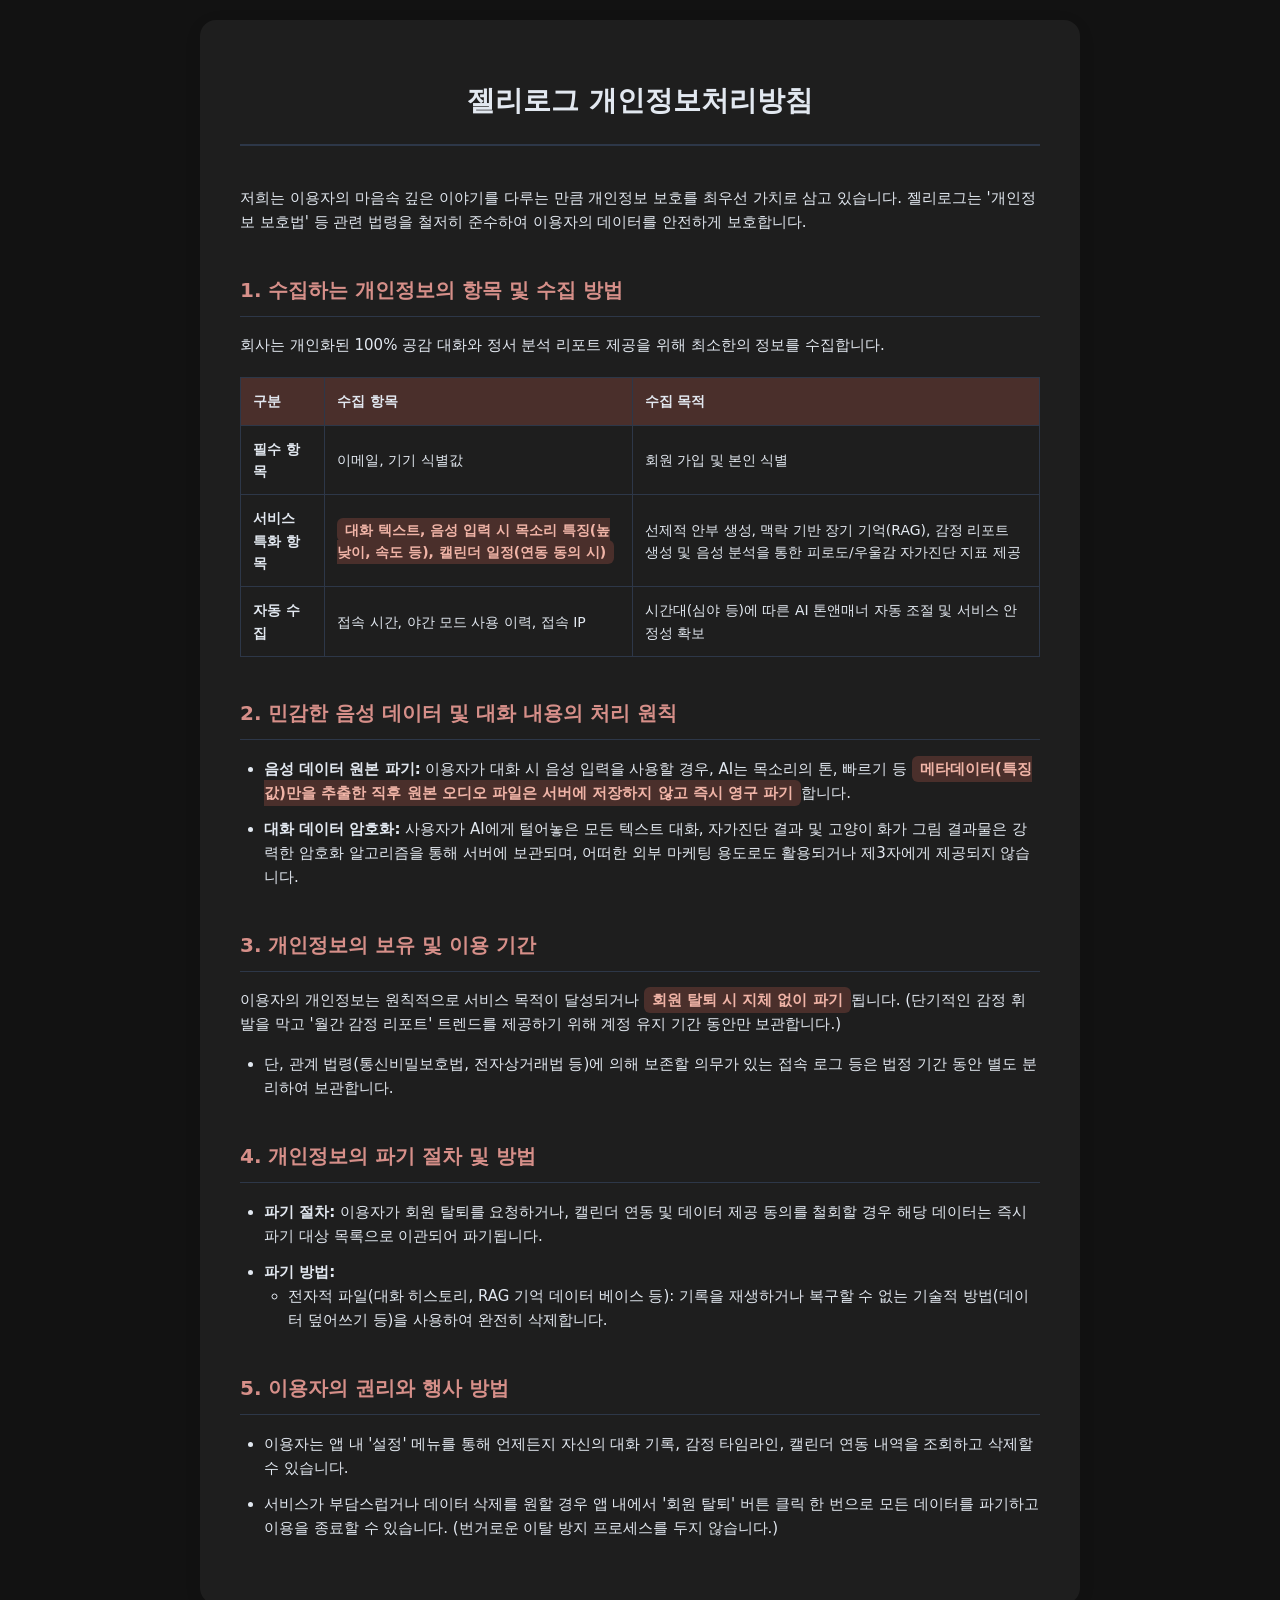
<file: privacy.html>
<!DOCTYPE html>
<html lang="ko">
<head>
    <meta charset="UTF-8">
    <meta name="viewport" content="width=device-width, initial-scale=1.0">
    <title>젤리로그(JellyLog) 개인정보처리방침</title>
    <style>
        :root {
            --bg-color: #f7f9fc;
            --container-bg: #ffffff;
            --text-main: #2d3748;
            --text-muted: #718096;
            --accent: #cc8c56;
            --border-color: #e2e8f0;
            --highlight-bg: #fdf1ec;
            --highlight-text: #a95545;
        }

        [data-theme="dark"] {
            --bg-color: #121212;
            --container-bg: #1e1e1e;
            --text-main: #e2e8f0;
            --text-muted: #a0aec0;
            --accent: #d68f89;
            --border-color: #2d3748;
            --highlight-bg: #4a2f2b;
            --highlight-text: #f0b4a7;
        }

        body {
            font-family: 'Pretendard', -apple-system, BlinkMacSystemFont, system-ui, Roboto, 'Helvetica Neue', 'Segoe UI', 'Apple SD Gothic Neo', 'Noto Sans KR', 'Malgun Gothic', sans-serif;
            line-height: 1.6;
            color: var(--text-main);
            background-color: var(--bg-color);
            padding: 20px;
            margin: 0;
            transition: all 0.3s ease;
        }

        .container {
            max-width: 800px;
            margin: 0 auto;
            background: var(--container-bg);
            padding: 40px;
            border-radius: 16px;
            box-shadow: 0 4px 20px rgba(0,0,0,0.05);
            transition: all 0.3s ease;
        }

        h1 {
            text-align: center;
            color: var(--text-main);
            border-bottom: 2px solid var(--border-color);
            padding-bottom: 20px;
            margin-bottom: 40px;
            font-size: 28px;
            font-weight: 700;
        }

        h2 {
            color: var(--accent);
            margin-top: 40px;
            border-bottom: 1px solid var(--border-color);
            padding-bottom: 10px;
            font-size: 20px;
            font-weight: 600;
        }

        p, li {
            font-size: 15px;
            color: var(--text-main);
            margin-bottom: 12px;
        }

        ul {
            padding-left: 24px;
            margin-bottom: 24px;
        }

        .highlight {
            background-color: var(--highlight-bg);
            color: var(--highlight-text);
            padding: 4px 8px;
            border-radius: 6px;
            font-weight: 600;
        }

        table {
            width: 100%;
            border-collapse: collapse;
            margin: 20px 0;
            font-size: 14px;
        }

        th, td {
            border: 1px solid var(--border-color);
            padding: 12px;
            text-align: left;
            color: var(--text-main);
        }

        th {
            background-color: var(--highlight-bg);
            font-weight: 600;
        }

        .theme-toggle {
            position: fixed;
            bottom: 20px;
            right: 20px;
            background-color: var(--accent);
            color: #fff;
            border: none;
            border-radius: 50%;
            width: 50px;
            height: 50px;
            cursor: pointer;
            box-shadow: 0 4px 10px rgba(0,0,0,0.2);
            font-size: 20px;
            display: flex;
            align-items: center;
            justify-content: center;
            transition: transform 0.2s;
        }

        .theme-toggle:hover {
            transform: scale(1.1);
        }
    </style>
</head>
<body data-theme="dark"> <!-- 앱 기획에 맞춰 야간(다크) 모드를 기본값으로 적용 -->
    <div class="container">
        <h1>젤리로그 개인정보처리방침</h1>
        <p>저희는 이용자의 마음속 깊은 이야기를 다루는 만큼 개인정보 보호를 최우선 가치로 삼고 있습니다. 젤리로그는 '개인정보 보호법' 등 관련 법령을 철저히 준수하여 이용자의 데이터를 안전하게 보호합니다.</p>
        
        <h2>1. 수집하는 개인정보의 항목 및 수집 방법</h2>
        <p>회사는 개인화된 100% 공감 대화와 정서 분석 리포트 제공을 위해 최소한의 정보를 수집합니다.</p>
        <table>
            <thead>
                <tr>
                    <th>구분</th>
                    <th>수집 항목</th>
                    <th>수집 목적</th>
                </tr>
            </thead>
            <tbody>
                <tr>
                    <td><strong>필수 항목</strong></td>
                    <td>이메일, 기기 식별값</td>
                    <td>회원 가입 및 본인 식별</td>
                </tr>
                <tr>
                    <td><strong>서비스 특화 항목</strong></td>
                    <td><span class="highlight">대화 텍스트, 음성 입력 시 목소리 특징(높낮이, 속도 등), 캘린더 일정(연동 동의 시)</span></td>
                    <td>선제적 안부 생성, 맥락 기반 장기 기억(RAG), 감정 리포트 생성 및 음성 분석을 통한 피로도/우울감 자가진단 지표 제공</td>
                </tr>
                <tr>
                    <td><strong>자동 수집</strong></td>
                    <td>접속 시간, 야간 모드 사용 이력, 접속 IP</td>
                    <td>시간대(심야 등)에 따른 AI 톤앤매너 자동 조절 및 서비스 안정성 확보</td>
                </tr>
            </tbody>
        </table>
        
        <h2>2. 민감한 음성 데이터 및 대화 내용의 처리 원칙</h2>
        <ul>
            <li><strong>음성 데이터 원본 파기:</strong> 이용자가 대화 시 음성 입력을 사용할 경우, AI는 목소리의 톤, 빠르기 등 <span class="highlight">메타데이터(특징값)만을 추출한 직후 원본 오디오 파일은 서버에 저장하지 않고 즉시 영구 파기</span>합니다.</li>
            <li><strong>대화 데이터 암호화:</strong> 사용자가 AI에게 털어놓은 모든 텍스트 대화, 자가진단 결과 및 고양이 화가 그림 결과물은 강력한 암호화 알고리즘을 통해 서버에 보관되며, 어떠한 외부 마케팅 용도로도 활용되거나 제3자에게 제공되지 않습니다.</li>
        </ul>
        
        <h2>3. 개인정보의 보유 및 이용 기간</h2>
        <p>이용자의 개인정보는 원칙적으로 서비스 목적이 달성되거나 <span class="highlight">회원 탈퇴 시 지체 없이 파기</span>됩니다. (단기적인 감정 휘발을 막고 '월간 감정 리포트' 트렌드를 제공하기 위해 계정 유지 기간 동안만 보관합니다.)</p>
        <ul>
            <li>단, 관계 법령(통신비밀보호법, 전자상거래법 등)에 의해 보존할 의무가 있는 접속 로그 등은 법정 기간 동안 별도 분리하여 보관합니다.</li>
        </ul>
        
        <h2>4. 개인정보의 파기 절차 및 방법</h2>
        <ul>
            <li><strong>파기 절차:</strong> 이용자가 회원 탈퇴를 요청하거나, 캘린더 연동 및 데이터 제공 동의를 철회할 경우 해당 데이터는 즉시 파기 대상 목록으로 이관되어 파기됩니다.</li>
            <li><strong>파기 방법:</strong> 
                <ul>
                    <li>전자적 파일(대화 히스토리, RAG 기억 데이터 베이스 등): 기록을 재생하거나 복구할 수 없는 기술적 방법(데이터 덮어쓰기 등)을 사용하여 완전히 삭제합니다.</li>
                </ul>
            </li>
        </ul>
        
        <h2>5. 이용자의 권리와 행사 방법</h2>
        <ul>
            <li>이용자는 앱 내 '설정' 메뉴를 통해 언제든지 자신의 대화 기록, 감정 타임라인, 캘린더 연동 내역을 조회하고 삭제할 수 있습니다.</li>
            <li>서비스가 부담스럽거나 데이터 삭제를 원할 경우 앱 내에서 '회원 탈퇴' 버튼 클릭 한 번으로 모든 데이터를 파기하고 이용을 종료할 수 있습니다. (번거로운 이탈 방지 프로세스를 두지 않습니다.)</li>
        </ul>
    </div>

    <!-- <button class="theme-toggle" onclick="toggleTheme()" aria-label="Toggle Light/Dark Mode">☀️</button>

    <script>
        function toggleTheme() {
            const body = document.body;
            const currentTheme = body.getAttribute('data-theme');
            const btn = document.querySelector('.theme-toggle');
            
            if (currentTheme === 'dark') {
                body.removeAttribute('data-theme');
                btn.textContent = '🌙';
            } else {
                body.setAttribute('data-theme', 'dark');
                btn.textContent = '☀️';
            }
        }
    </script> -->
</body>
</html>
</file>
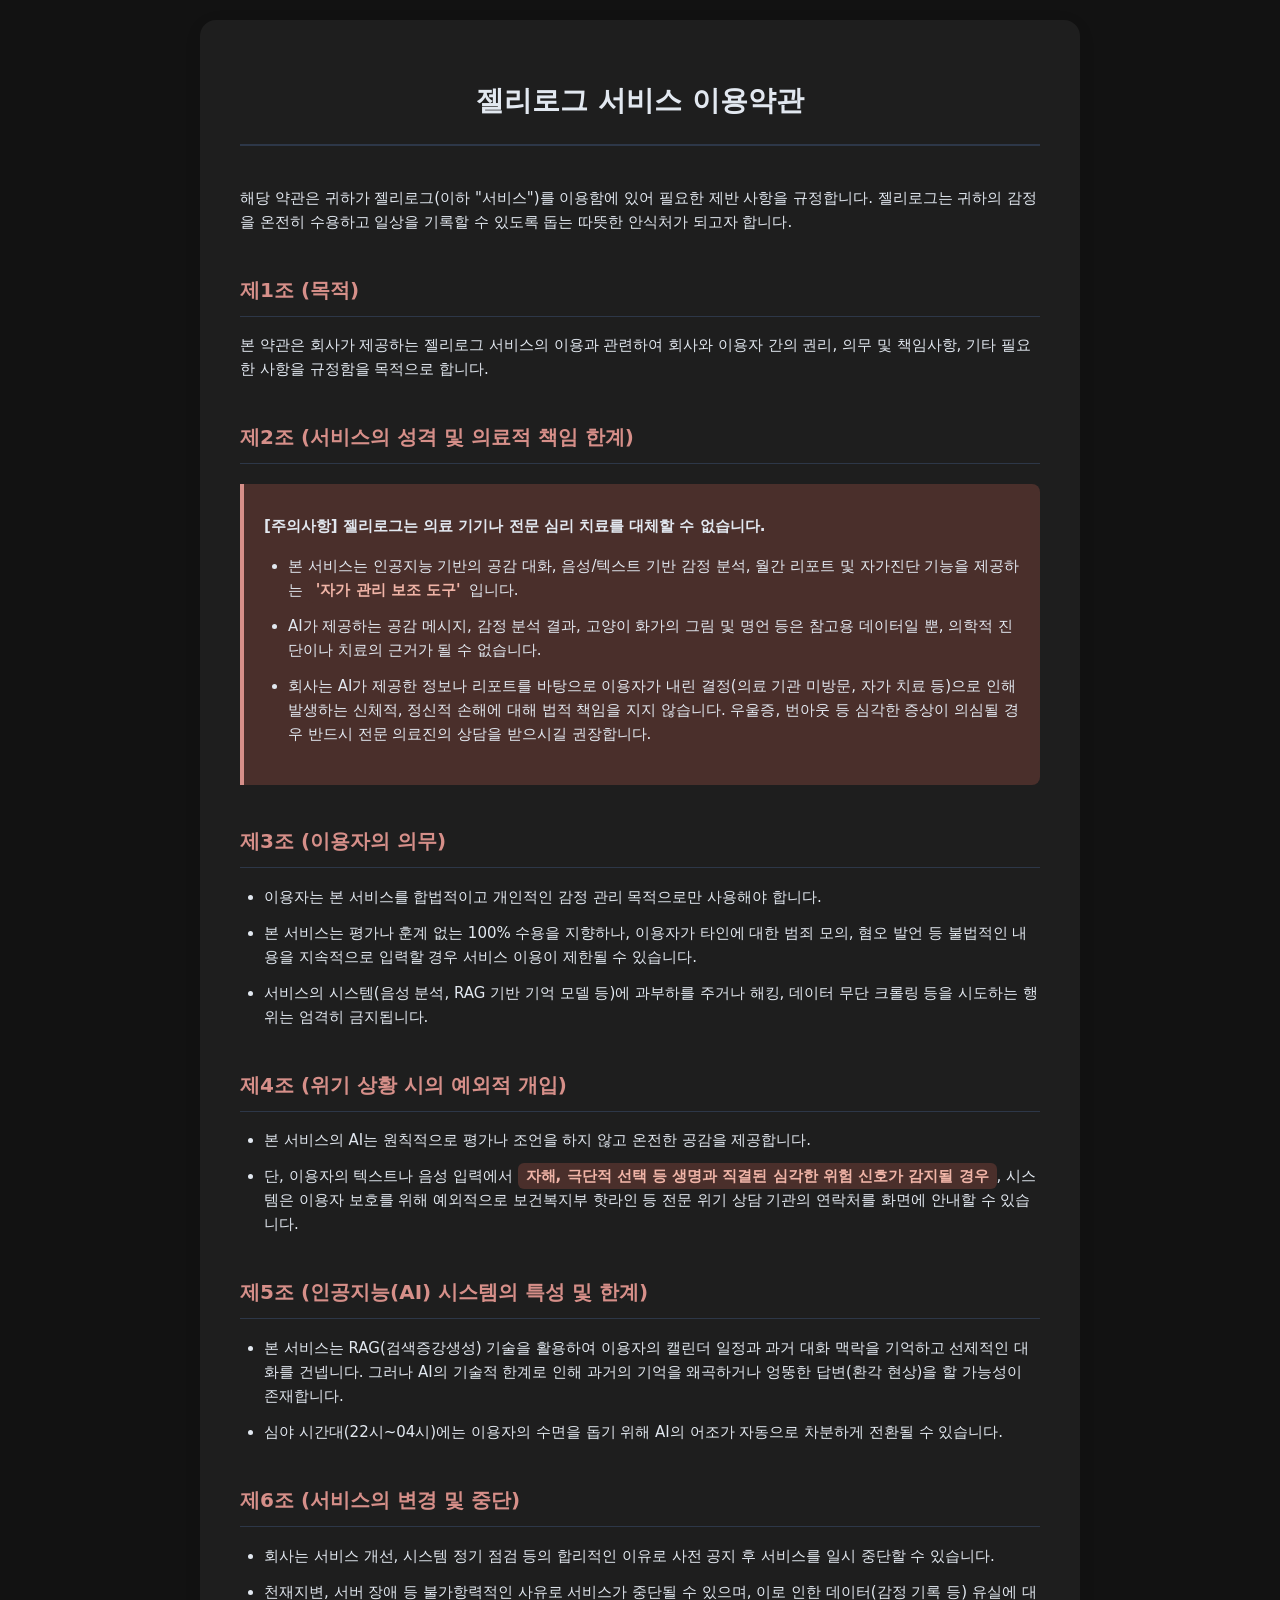
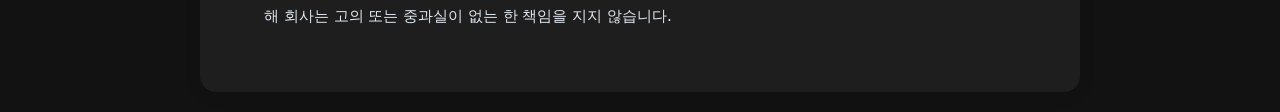
<file: terms.html>
<!DOCTYPE html>
<html lang="ko">
<head>
    <meta charset="UTF-8">
    <meta name="viewport" content="width=device-width, initial-scale=1.0">
    <title>젤리로그(JellyLog) 서비스 이용약관</title>
    <style>
        :root {
            --bg-color: #f7f9fc;
            --container-bg: #ffffff;
            --text-main: #2d3748;
            --text-muted: #718096;
            --accent: #cc8c56;
            --border-color: #e2e8f0;
            --highlight-bg: #fdf1ec;
            --highlight-text: #a95545;
        }

        [data-theme="dark"] {
            --bg-color: #121212;
            --container-bg: #1e1e1e;
            --text-main: #e2e8f0;
            --text-muted: #a0aec0;
            --accent: #d68f89;
            --border-color: #2d3748;
            --highlight-bg: #4a2f2b;
            --highlight-text: #f0b4a7;
        }

        body {
            font-family: 'Pretendard', -apple-system, BlinkMacSystemFont, system-ui, Roboto, 'Helvetica Neue', 'Segoe UI', 'Apple SD Gothic Neo', 'Noto Sans KR', 'Malgun Gothic', sans-serif;
            line-height: 1.6;
            color: var(--text-main);
            background-color: var(--bg-color);
            padding: 20px;
            margin: 0;
            transition: all 0.3s ease;
        }

        .container {
            max-width: 800px;
            margin: 0 auto;
            background: var(--container-bg);
            padding: 40px;
            border-radius: 16px;
            box-shadow: 0 4px 20px rgba(0,0,0,0.05);
            transition: all 0.3s ease;
        }

        h1 {
            text-align: center;
            color: var(--text-main);
            border-bottom: 2px solid var(--border-color);
            padding-bottom: 20px;
            margin-bottom: 40px;
            font-size: 28px;
            font-weight: 700;
        }

        h2 {
            color: var(--accent);
            margin-top: 40px;
            border-bottom: 1px solid var(--border-color);
            padding-bottom: 10px;
            font-size: 20px;
            font-weight: 600;
        }

        p, li {
            font-size: 15px;
            color: var(--text-main);
            margin-bottom: 12px;
        }

        ul {
            padding-left: 24px;
            margin-bottom: 24px;
        }

        .highlight {
            background-color: var(--highlight-bg);
            color: var(--highlight-text);
            padding: 4px 8px;
            border-radius: 6px;
            font-weight: 600;
        }

        .important-box {
            background-color: var(--highlight-bg);
            border-left: 4px solid var(--accent);
            padding: 15px 20px;
            border-radius: 0 8px 8px 0;
            margin: 20px 0;
        }

        /* Dark Mode Toggle Button */
        .theme-toggle {
            position: fixed;
            bottom: 20px;
            right: 20px;
            background-color: var(--accent);
            color: #fff;
            border: none;
            border-radius: 50%;
            width: 50px;
            height: 50px;
            cursor: pointer;
            box-shadow: 0 4px 10px rgba(0,0,0,0.2);
            font-size: 20px;
            display: flex;
            align-items: center;
            justify-content: center;
            transition: transform 0.2s;
        }

        .theme-toggle:hover {
            transform: scale(1.1);
        }
    </style>
</head>
<body data-theme="dark">
    <div class="container">
        <h1>젤리로그 서비스 이용약관</h1>
        <p>해당 약관은 귀하가 젤리로그(이하 "서비스")를 이용함에 있어 필요한 제반 사항을 규정합니다. 젤리로그는 귀하의 감정을 온전히 수용하고 일상을 기록할 수 있도록 돕는 따뜻한 안식처가 되고자 합니다.</p>
        
        <h2>제1조 (목적)</h2>
        <p>본 약관은 회사가 제공하는 젤리로그 서비스의 이용과 관련하여 회사와 이용자 간의 권리, 의무 및 책임사항, 기타 필요한 사항을 규정함을 목적으로 합니다.</p>
        
        <h2>제2조 (서비스의 성격 및 의료적 책임 한계)</h2>
        <div class="important-box">
            <p><strong>[주의사항] 젤리로그는 의료 기기나 전문 심리 치료를 대체할 수 없습니다.</strong></p>
            <ul>
                <li>본 서비스는 인공지능 기반의 공감 대화, 음성/텍스트 기반 감정 분석, 월간 리포트 및 자가진단 기능을 제공하는 <span class="highlight">'자가 관리 보조 도구'</span>입니다.</li>
                <li>AI가 제공하는 공감 메시지, 감정 분석 결과, 고양이 화가의 그림 및 명언 등은 참고용 데이터일 뿐, 의학적 진단이나 치료의 근거가 될 수 없습니다.</li>
                <li>회사는 AI가 제공한 정보나 리포트를 바탕으로 이용자가 내린 결정(의료 기관 미방문, 자가 치료 등)으로 인해 발생하는 신체적, 정신적 손해에 대해 법적 책임을 지지 않습니다. 우울증, 번아웃 등 심각한 증상이 의심될 경우 반드시 전문 의료진의 상담을 받으시길 권장합니다.</li>
            </ul>
        </div>

        <h2>제3조 (이용자의 의무)</h2>
        <ul>
            <li>이용자는 본 서비스를 합법적이고 개인적인 감정 관리 목적으로만 사용해야 합니다.</li>
            <li>본 서비스는 평가나 훈계 없는 100% 수용을 지향하나, 이용자가 타인에 대한 범죄 모의, 혐오 발언 등 불법적인 내용을 지속적으로 입력할 경우 서비스 이용이 제한될 수 있습니다.</li>
            <li>서비스의 시스템(음성 분석, RAG 기반 기억 모델 등)에 과부하를 주거나 해킹, 데이터 무단 크롤링 등을 시도하는 행위는 엄격히 금지됩니다.</li>
        </ul>
        
        <h2>제4조 (위기 상황 시의 예외적 개입)</h2>
        <ul>
            <li>본 서비스의 AI는 원칙적으로 평가나 조언을 하지 않고 온전한 공감을 제공합니다.</li>
            <li>단, 이용자의 텍스트나 음성 입력에서 <span class="highlight">자해, 극단적 선택 등 생명과 직결된 심각한 위험 신호가 감지될 경우</span>, 시스템은 이용자 보호를 위해 예외적으로 보건복지부 핫라인 등 전문 위기 상담 기관의 연락처를 화면에 안내할 수 있습니다.</li>
        </ul>

        <h2>제5조 (인공지능(AI) 시스템의 특성 및 한계)</h2>
        <ul>
            <li>본 서비스는 RAG(검색증강생성) 기술을 활용하여 이용자의 캘린더 일정과 과거 대화 맥락을 기억하고 선제적인 대화를 건넵니다. 그러나 AI의 기술적 한계로 인해 과거의 기억을 왜곡하거나 엉뚱한 답변(환각 현상)을 할 가능성이 존재합니다.</li>
            <li>심야 시간대(22시~04시)에는 이용자의 수면을 돕기 위해 AI의 어조가 자동으로 차분하게 전환될 수 있습니다.</li>
        </ul>
        
        <h2>제6조 (서비스의 변경 및 중단)</h2>
        <ul>
            <li>회사는 서비스 개선, 시스템 정기 점검 등의 합리적인 이유로 사전 공지 후 서비스를 일시 중단할 수 있습니다.</li>
            <li>천재지변, 서버 장애 등 불가항력적인 사유로 서비스가 중단될 수 있으며, 이로 인한 데이터(감정 기록 등) 유실에 대해 회사는 고의 또는 중과실이 없는 한 책임을 지지 않습니다.</li>
        </ul>
    </div>

    <!-- <button class="theme-toggle" onclick="toggleTheme()" aria-label="Toggle Dark Mode">🌙</button>

    <script>
        function toggleTheme() {
            const body = document.body;
            const currentTheme = body.getAttribute('data-theme');
            const btn = document.querySelector('.theme-toggle');
            
            if (currentTheme === 'dark') {
                body.removeAttribute('data-theme');
                btn.textContent = '🌙';
            } else {
                body.setAttribute('data-theme', 'dark');
                btn.textContent = '☀️';
            }
        }
    </script> -->
</body>
</html>
</file>
